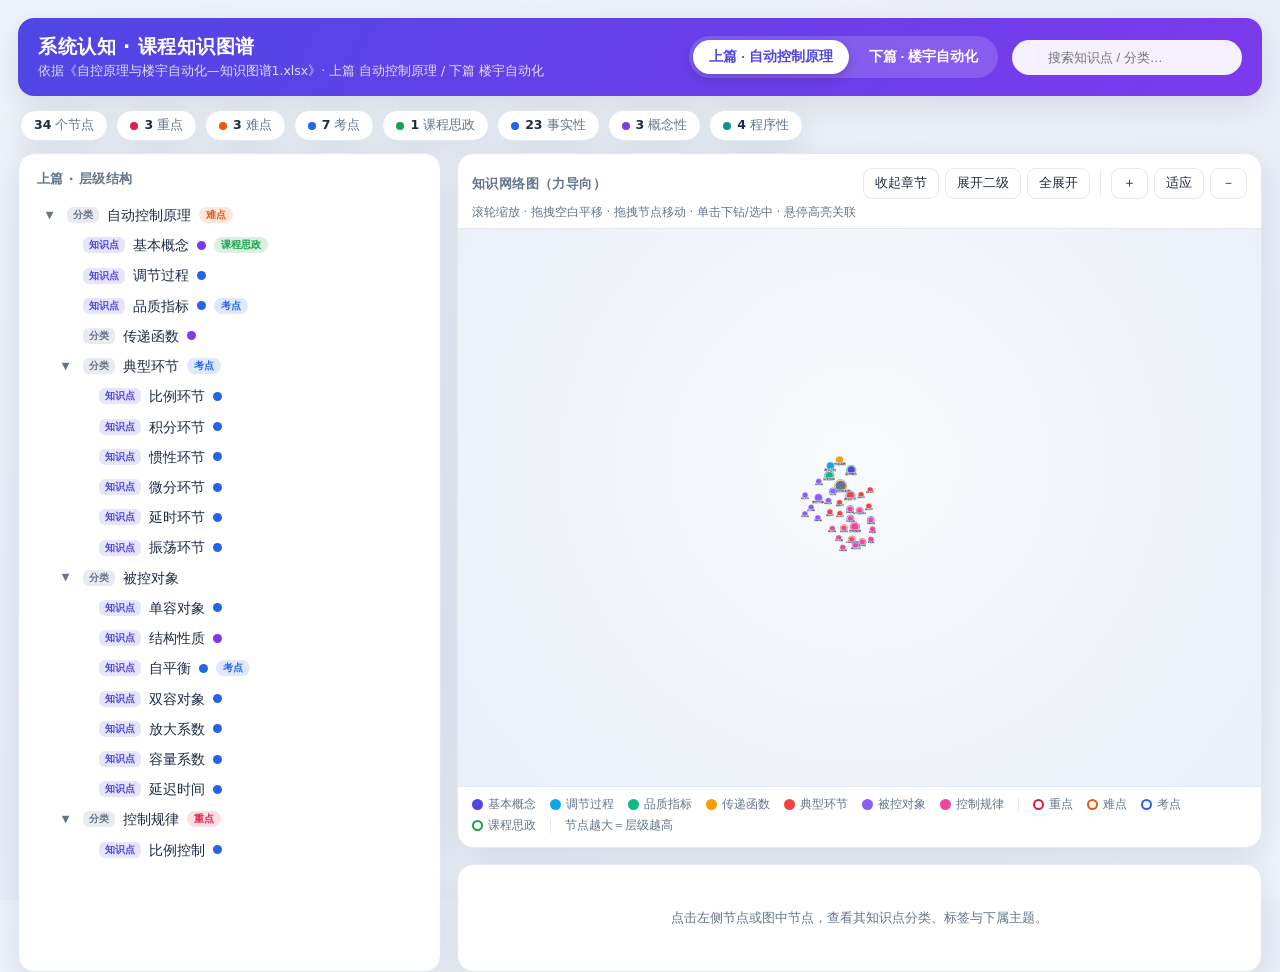
<file: knowledge-graph.html>
<!DOCTYPE html>
<html lang="zh-CN">
<head>
<meta charset="UTF-8">
<meta name="viewport" content="width=device-width, initial-scale=1.0">
<title>系统认知 · 课程知识图谱（上篇 / 下篇）</title>
<style>
  :root{
    --bg:#eef2f9; --panel:#ffffff; --ink:#1f2a44; --muted:#64748b; --line:#e2e8f0;
    --indigo:#4f46e5; --violet:#7c3aed; --teal:#0d9488; --rose:#e11d48; --amber:#d97706;
    --blue:#2563eb; --green:#16a34a; --orange:#ea580c;
    --shadow:0 10px 30px rgba(30,41,59,.10);
    --radius:16px;
  }
  @media (prefers-color-scheme: dark){
    :root{
      --bg:#0f1422; --panel:#171c2e; --ink:#e6ebf5; --muted:#9aa6c0; --line:#26304a;
      --shadow:0 10px 30px rgba(0,0,0,.45);
    }
  }
  *{box-sizing:border-box}
  html,body{margin:0;height:100%}
  body{
    font-family:"PingFang SC","Microsoft YaHei",system-ui,-apple-system,"Segoe UI",sans-serif;
    background:linear-gradient(160deg,var(--bg),#e7ecf6 60%,#eef2f9);
    color:var(--ink); padding:18px; -webkit-font-smoothing:antialiased;
  }
  @media (prefers-color-scheme: dark){ body{background:linear-gradient(160deg,#0c1020,#11182b 60%,#0f1422);} }
  .wrap{max-width:1320px;margin:0 auto}
  header{
    display:flex;flex-wrap:wrap;align-items:center;gap:14px;
    background:linear-gradient(120deg,var(--indigo),var(--violet));
    color:#fff;border-radius:var(--radius);padding:16px 20px;box-shadow:var(--shadow);
  }
  header h1{font-size:19px;margin:0;font-weight:700;letter-spacing:.5px}
  header .sub{font-size:12.5px;opacity:.82;margin-top:3px}
  .toggle{margin-left:auto;display:flex;background:rgba(255,255,255,.16);border-radius:999px;padding:4px;gap:4px}
  .toggle button{
    border:0;cursor:pointer;color:#fff;background:transparent;font-size:13.5px;font-weight:600;
    padding:8px 16px;border-radius:999px;transition:.25s;white-space:nowrap
  }
  .toggle button.active{background:#fff;color:var(--indigo);box-shadow:0 4px 12px rgba(0,0,0,.18)}
  .search{position:relative;flex:0 0 230px}
  .search input{
    width:100%;border:0;border-radius:999px;padding:10px 14px 10px 36px;font-size:13px;
    background:rgba(255,255,255,.92);color:var(--ink);outline:none
  }
  .search svg{position:absolute;left:11px;top:50%;transform:translateY(-50%);opacity:.5}
  .stats{display:flex;gap:8px;flex-wrap:wrap;margin:14px 2px 4px}
  .chip{
    background:var(--panel);border:1px solid var(--line);border-radius:999px;
    padding:6px 13px;font-size:12.5px;color:var(--muted);box-shadow:var(--shadow)
  }
  .chip b{color:var(--ink)}
  .chip .dot{display:inline-block;width:8px;height:8px;border-radius:50%;margin-right:6px;vertical-align:middle}
  .layout{display:grid;grid-template-columns:minmax(320px,34%) 1fr;gap:16px;margin-top:12px}
  @media (max-width:920px){ .layout{grid-template-columns:1fr} }
  .panel{background:var(--panel);border:1px solid var(--line);border-radius:var(--radius);box-shadow:var(--shadow);padding:14px}
  .panel h2{font-size:13px;margin:2px 4px 12px;color:var(--muted);font-weight:700;letter-spacing:.4px;text-transform:uppercase}
  .tree{overflow:auto;max-height:74vh;padding-right:4px}
  .tree::-webkit-scrollbar{width:9px;height:9px}
  .tree::-webkit-scrollbar-thumb{background:var(--line);border-radius:9px}
  .node{display:flex;align-items:center;gap:8px;padding:6px 8px;border-radius:10px;cursor:pointer;transition:.16s;position:relative}
  .node:hover{background:rgba(79,70,229,.08)}
  .node.sel{background:linear-gradient(90deg,rgba(79,70,229,.16),rgba(124,58,237,.06));box-shadow:inset 0 0 0 1px rgba(79,70,229,.35)}
  .node.match{outline:2px solid rgba(234,88,12,.55)}
  .tw{width:18px;flex:0 0 18px;text-align:center;color:var(--muted);font-size:10px;transition:.2s;user-select:none}
  .node.open .tw{transform:rotate(90deg)}
  .nm{font-size:13.5px;line-height:1.35}
  .node .type{font-size:10px;padding:1px 6px;border-radius:6px;font-weight:700;flex:0 0 auto}
  .t-cat{background:rgba(100,116,139,.14);color:var(--muted)}
  .t-kp{background:rgba(79,70,229,.14);color:var(--indigo)}
  .cdot{width:9px;height:9px;border-radius:50%;flex:0 0 9px}
  .badge{font-size:10px;padding:1px 7px;border-radius:999px;font-weight:700;flex:0 0 auto}
  .b-重点{background:rgba(225,29,72,.14);color:var(--rose)}
  .b-难点{background:rgba(234,88,12,.14);color:var(--orange)}
  .b-考点{background:rgba(37,99,235,.14);color:var(--blue)}
  .b-课程思政{background:rgba(22,163,74,.16);color:var(--green)}

  /* ---- 右侧：网络图 ---- */
  .right{display:flex;flex-direction:column;gap:16px;min-width:0}
  .graph-panel{display:flex;flex-direction:column;padding:0;overflow:hidden}
  .gbar{display:flex;align-items:center;gap:10px;padding:14px 14px 6px}
  .gbar h2{margin:0;font-size:13px;color:var(--muted);font-weight:700;letter-spacing:.4px;text-transform:uppercase;flex:1}
  .gtools{display:flex;gap:6px;flex-wrap:wrap}
  .gtools button{border:1px solid var(--line);background:var(--panel);color:var(--ink);border-radius:9px;padding:6px 11px;font-size:12.5px;cursor:pointer;transition:.16s}
  .gtools button:hover{border-color:var(--indigo);color:var(--indigo)}
  .gtools .sep{width:1px;background:var(--line);margin:3px 4px}
  .ghint{font-size:11.5px;color:var(--muted);padding:0 14px 8px}
  .graph-host{position:relative;width:100%;height:62vh;min-height:460px;border-top:1px solid var(--line);overflow:hidden;
    background:radial-gradient(circle at 50% 42%, #f8fafc, #eaeff8)}
  @media (prefers-color-scheme: dark){ .graph-host{background:radial-gradient(circle at 50% 42%, #131a2e, #0f1422)} }
  #graph{width:100%;height:100%;display:block;cursor:grab;touch-action:none}
  #graph.panning{cursor:grabbing}
  .gnode{cursor:pointer}
  .gnode circle.body{stroke:#fff;stroke-width:1.5;transition:opacity .15s, stroke-width .15s}
  .gnode circle.ring{fill:none;transition:opacity .15s}
  .gnode text{font-family:inherit;fill:var(--ink);paint-order:stroke;stroke:#fff;stroke-width:3px;stroke-linejoin:round;
    pointer-events:none;transition:opacity .15s;font-weight:600;text-anchor:middle}
  @media (prefers-color-scheme: dark){ .gnode text{stroke:#0f1422} }
  .gedge{stroke:#94a3b8;stroke-width:1.2;opacity:.45;transition:opacity .15s}
  .dim{opacity:.10 !important}
  .gnode.sel circle.body{stroke:var(--indigo);stroke-width:3.5}
  .gnode.hot circle.body{stroke:var(--rose);stroke-width:3}
  .ghost-tip{position:absolute;pointer-events:none;background:var(--panel);border:1px solid var(--line);border-radius:8px;
    padding:5px 9px;font-size:12px;box-shadow:var(--shadow);transform:translate(-50%,-135%);white-space:nowrap;opacity:0;transition:opacity .12s;z-index:5}
  .legend{display:flex;flex-wrap:wrap;gap:6px 14px;font-size:11.5px;color:var(--muted);padding:10px 14px 14px;border-top:1px solid var(--line);align-items:center}
  .legend .lg{display:flex;align-items:center;gap:5px}
  .legend i{width:11px;height:11px;border-radius:50%}
  .legend .ring{width:11px;height:11px;border-radius:50%;background:transparent;border:2.5px solid #999}
  .legend .sep{width:1px;height:14px;background:var(--line)}

  /* ---- 详情 ---- */
  .detail .crumb{font-size:12px;color:var(--muted);margin-bottom:8px;line-height:1.6}
  .detail .crumb span{margin:0 2px}
  .detail .crumb b{color:var(--indigo)}
  .detail h3{margin:2px 0 12px;font-size:20px}
  .meta{display:flex;flex-wrap:wrap;gap:8px;margin-bottom:12px}
  .kids{margin-top:6px}
  .kids .kt{font-size:12px;color:var(--muted);margin:8px 0 6px;font-weight:700}
  .kids ul{margin:0;padding-left:0;list-style:none;display:flex;flex-wrap:wrap;gap:7px}
  .kids li{background:rgba(79,70,229,.07);border:1px solid var(--line);border-radius:9px;padding:5px 10px;font-size:12.5px;cursor:pointer;transition:.16s}
  .kids li:hover{background:rgba(79,70,229,.16)}
  .empty{color:var(--muted);font-size:13px;padding:30px;text-align:center}
</style>
</head>
<body>
<div class="wrap">
  <header>
    <div>
      <h1>系统认知 · 课程知识图谱</h1>
      <div class="sub">依据《自控原理与楼宇自动化—知识图谱1.xlsx》· 上篇 自动控制原理 / 下篇 楼宇自动化</div>
    </div>
    <div class="toggle">
      <button id="t-up" class="active">上篇 · 自动控制原理</button>
      <button id="t-down">下篇 · 楼宇自动化</button>
    </div>
    <div class="search">
      <svg width="15" height="15" viewBox="0 0 24 24" fill="none" stroke="currentColor" stroke-width="2"><circle cx="11" cy="11" r="7"/><path d="M21 21l-4.3-4.3"/></svg>
      <input id="q" placeholder="搜索知识点 / 分类…">
    </div>
  </header>

  <div class="stats" id="stats"></div>

  <div class="layout">
    <div class="panel">
      <h2 id="tree-title">知识图谱 · 层级结构</h2>
      <div class="tree" id="tree"></div>
    </div>

    <div class="right">
      <div class="panel graph-panel">
        <div class="gbar">
          <h2>知识网络图（力导向）</h2>
          <div class="gtools">
            <button data-act="collapse">收起章节</button>
            <button data-act="lvl2">展开二级</button>
            <button data-act="expand">全展开</button>
            <span class="sep"></span>
            <button data-act="zoomin">＋</button>
            <button data-act="zoomfit">适应</button>
            <button data-act="zoomout">－</button>
          </div>
        </div>
        <div class="ghint">滚轮缩放 · 拖拽空白平移 · 拖拽节点移动 · 单击下钻/选中 · 悬停高亮关联</div>
        <div class="graph-host" id="graphHost">
          <svg id="graph" xmlns="http://www.w3.org/2000/svg"><g id="viewport"><g id="edges"></g><g id="nodes"></g></g></svg>
          <div class="ghost-tip" id="tip"></div>
        </div>
        <div class="legend" id="legend"></div>
      </div>

      <div class="panel detail" id="detail">
        <div class="empty">点击左侧节点或图中节点，查看其知识点分类、标签与下属主题。</div>
      </div>
    </div>
  </div>
</div>

<script src="kg_data.js"></script>
<script>
(function(){
  "use strict";
  var DATA = window.KG_DATA || {};
  var SVGNS = "http://www.w3.org/2000/svg";
  var CAT_COLOR = {"事实性":"#2563eb","概念性":"#7c3aed","程序性":"#0d9488","元认知":"#d97706"};
  var TAG_COLOR = {"重点":"#e11d48","难点":"#ea580c","考点":"#2563eb","课程思政":"#16a34a"};
  var TAG_PRIO  = {"重点":0,"难点":1,"考点":2,"课程思政":3};
  var CLUSTER_PALETTE = ["#4f46e5","#0ea5e9","#10b981","#f59e0b","#ef4444","#8b5cf6","#ec4899","#14b8a6","#f97316","#0891b2","#a855f7","#84cc16"];

  var cur = "上篇";
  var expanded = {};
  var parent = {};
  var part = null;
  var selId = null;

  // ---------- 工具 ----------
  function size(n){ if(n.__s!=null) return n.__s; var s=1; for(var i=0;i<n.children.length;i++) s+=size(n.children[i]); n.__s=s; return s; }
  function buildParent(n,p){ parent[n.id]=p; for(var i=0;i<n.children.length;i++) buildParent(n.children[i],n); }
  function findById(n,id){ if(n.id===id) return n; for(var i=0;i<n.children.length;i++){ var r=findById(n.children[i],id); if(r) return r; } return null; }
  function tagColor(t){ return TAG_COLOR[t]||"#94a3b8"; }

  // 为当前 part 计算 depth 与 depth-1 聚类祖先，并给章节分配颜色
  function annotate(){
    var ci = 0;
    (function walk(n,depth,d1){
      n.__depth = depth; n.__d1 = d1;
      if(depth===1){ n.__color = CLUSTER_PALETTE[ci % CLUSTER_PALETTE.length]; ci++; }
      for(var i=0;i<n.children.length;i++){
        walk(n.children[i], depth+1, depth===0 ? n.children[i] : d1);
      }
    })(part,0,null);
  }
  function colorOf(n){ return (n.__d1 && n.__d1.__color) ? n.__d1.__color : "#64748b"; }
  function radiusOf(n){
    if(n.__depth===0) return 26;
    if(n.__depth===1) return 19;
    if(n.__depth===2) return 14;
    return 9.5;
  }
  function isVisible(n){
    if(n.__depth===0) return true;
    var p = parent[n.id];
    return p && expanded[p.id] && isVisible(p);
  }

  // ---------- 统计 / 树 / 详情（沿用原逻辑） ----------
  function renderStats(){
    var acc={n:0,tags:{},cat:{}};
    (function w(n){ acc.n++; n.tags.forEach(function(t){acc.tags[t]=(acc.tags[t]||0)+1;}); if(n.cat) acc.cat[n.cat]=(acc.cat[n.cat]||0)+1; n.children.forEach(w); })(part);
    var html="";
    html+='<span class="chip"><b>'+acc.n+'</b> 个节点</span>';
    ["重点","难点","考点","课程思政"].forEach(function(t){ if(acc.tags[t]) html+='<span class="chip"><span class="dot" style="background:'+tagColor(t)+'"></span><b>'+acc.tags[t]+'</b> '+t+'</span>'; });
    ["事实性","概念性","程序性","元认知"].forEach(function(c){ if(acc.cat[c]) html+='<span class="chip"><span class="dot" style="background:'+CAT_COLOR[c]+'"></span><b>'+acc.cat[c]+'</b> '+c+'</span>'; });
    document.getElementById("stats").innerHTML=html;
  }

  function nodeRow(n,depth){
    var has=!!n.children.length;
    var d=document.createElement("div");
    d.className="node"+(expanded[n.id]?" open":"")+(n.id===selId?" sel":"");
    d.style.paddingLeft=(8+depth*16)+"px";
    d.dataset.id=n.id;
    var tw=document.createElement("span"); tw.className="tw"; tw.textContent= has?"▶":"";
    var nm=document.createElement("span"); nm.className="nm"; nm.textContent=n.name;
    var type=document.createElement("span"); type.className="type "+(n.type==="分类"?"t-cat":"t-kp"); type.textContent=n.type;
    d.appendChild(tw); d.appendChild(type); d.appendChild(nm);
    if(n.cat && CAT_COLOR[n.cat]){ var c=document.createElement("span"); c.className="cdot"; c.style.background=CAT_COLOR[n.cat]; d.appendChild(c); }
    n.tags.forEach(function(t){ if(TAG_COLOR[t]){ var b=document.createElement("span"); b.className="badge b-"+t; b.textContent=t; d.appendChild(b); } });
    d.addEventListener("click",function(e){ e.stopPropagation(); if(has){ expanded[n.id]=!expanded[n.id]; renderTree(); rebuildGraph(); } select(n.id); });
    return d;
  }
  function visibleInTree(n,depth,q){
    if(!q) return true;
    if(n.name.toLowerCase().indexOf(q)>=0) return true;
    for(var i=0;i<n.children.length;i++){ if(visibleInTree(n.children[i],depth+1,q)) return true; }
    return false;
  }
  function renderTree(){
    var q=(document.getElementById("q").value||"").trim().toLowerCase();
    var host=document.getElementById("tree"); host.innerHTML="";
    document.getElementById("tree-title").textContent = cur+" · "+(q?("搜索："+q):"层级结构");
    (function walk(n,depth){
      if(!visibleInTree(n,depth,q)) return;
      host.appendChild(nodeRow(n,depth));
      if(n.children.length && (expanded[n.id]||q)){
        for(var i=0;i<n.children.length;i++) walk(n.children[i],depth+1);
      }
    })(part,0);
    if(!host.children.length) host.innerHTML='<div class="empty">未找到匹配 “'+q+'” 的节点。</div>';
  }

  function select(id){
    selId=id; renderTree(); renderDetail(findById(part,id)); highlightNode(id);
  }
  function renderDetail(n){
    var host=document.getElementById("detail");
    if(!n){ host.innerHTML='<div class="empty">点击左侧节点或图中节点，查看其知识点分类、标签与下属主题。</div>'; return; }
    var chain=[]; var x=n; while(x){ chain.unshift(x); x=parent[x.id]; }
    var crumb=chain.map(function(c,i){ return (i?"<span>›</span>":"")+"<b>"+c.name+"</b>"; }).join("");
    var html='<div class="crumb">'+crumb+'</div>';
    html+='<h3>'+n.name+'</h3>';
    html+='<div class="meta">';
    html+='<span class="badge '+(n.type==="分类"?"t-cat":"t-kp")+'" style="color:'+(n.type==="分类"?"var(--muted)":"var(--indigo)")+';background:'+(n.type==="分类"?"rgba(100,116,139,.14)":"rgba(79,70,229,.14)")+'">'+n.type+'</span>';
    if(n.cat) html+='<span class="badge" style="color:'+CAT_COLOR[n.cat]+';background:rgba(79,70,229,.07)">'+n.cat+'</span>';
    n.tags.forEach(function(t){ if(TAG_COLOR[t]) html+='<span class="badge b-'+t+'">'+t+'</span>'; });
    html+='</div>';
    if(n.children.length){
      html+='<div class="kids"><div class="kt">下属主题（'+n.children.length+'）· 点击可在图中展开</div><ul>';
      n.children.forEach(function(c){ html+='<li data-id="'+c.id+'">'+c.name+'</li>'; });
      html+='</ul></div>';
    } else {
      html+='<div class="kids"><div class="empty" style="padding:14px">该节点为末端知识点。</div></div>';
    }
    host.innerHTML=html;
    Array.prototype.forEach.call(host.querySelectorAll(".kids li"),function(li){
      li.addEventListener("click",function(){ var id=+li.dataset.id; expanded[id]=true; renderTree(); rebuildGraph(); select(id);
        var el=document.querySelector('.node[data-id="'+id+'"]'); if(el) el.scrollIntoView({block:"center",behavior:"smooth"}); });
    });
  }

  // ================= 力导向网络图 =================
  var svg = document.getElementById("graph");
  var viewport = document.getElementById("viewport");
  var gEdges = document.getElementById("edges");
  var gNodes = document.getElementById("nodes");
  var tip = document.getElementById("tip");
  var host = document.getElementById("graphHost");

  var G = [];          // 当前可见图节点 {id,name,type,cat,tags,depth,d1,color,r,x,y,vx,vy,fixed,el,ringEl,txtEl}
  var E = [];          // 当前可见边 {s,t,el}
  var byId = {};       // id -> G节点（跨重建保留坐标）
  var neighbors = {};  // id -> {id:true}
  var W=900, H=600, cx=450, cy=300;
  var panX=0, panY=0, k=1;
  var alpha=0, raf=null, dragging=null, panning=false, lastP=null;

  // 力参数
  var KREP=2400, LINKLEN=64, SPRING=0.022, GRAV=0.012, DAMP=0.82, ALPHA_DECAY=0.975, COLLIDE_PAD=6;

  function measure(){
    var r = host.getBoundingClientRect();
    W = Math.max(320, r.width); H = Math.max(360, r.height);
    cx = W/2; cy = H/2;
    svg.setAttribute("width", W); svg.setAttribute("height", H);
    svg.setAttribute("viewBox", "0 0 "+W+" "+H);
  }

  function rebuildGraph(){
    annotate();
    // 收集可见节点
    var visNodes=[];
    (function walk(n){ if(!isVisible(n)) return; visNodes.push(n); for(var i=0;i<n.children.length;i++) walk(n.children[i]); })(part);

    // 保留旧坐标
    var old = byId; byId = {}; G = []; E = []; neighbors = {};
    var i, n, g;
    for(i=0;i<visNodes.length;i++){
      n = visNodes[i];
      g = old[n.id];
      if(!g){
        g = { id:n.id, x: (parent[n.id] && old[parent[n.id].id] ? old[parent[n.id].id].x : cx) + (Math.random()-0.5)*80,
                          y: (parent[n.id] && old[parent[n.id].id] ? old[parent[n.id].id].y : cy) + (Math.random()-0.5)*80,
              vx:0, vy:0, fixed:false, ref:n };
        if(!parent[n.id]){ g.x=cx; g.y=cy; }
      }
      g.ref = n; g.depth=n.__depth; g.color=colorOf(n); g.r=radiusOf(n);
      g.name=n.name; g.type=n.type; g.cat=n.cat; g.tags=n.tags;
      byId[n.id]=g; G.push(g); neighbors[n.id]={};
    }
    // 边
    for(i=0;i<G.length;i++){
      n = G[i].ref;
      if(parent[n.id] && byId[parent[n.id].id]){
        E.push({ s: byId[parent[n.id].id], t: G[i] });
        neighbors[G[i].id][parent[n.id].id]=true;
        neighbors[parent[n.id].id][G[i].id]=true;
      }
    }
    renderGraphDOM();
    if(G.length>=260){ preSettle(320); applyPositions(); }
    else reheat(0.9, 220);
  }

  function renderGraphDOM(){
    gEdges.innerHTML=""; gNodes.innerHTML="";
    var i, e, line;
    for(i=0;i<E.length;i++){
      e=E[i]; line=document.createElementNS(SVGNS,"line");
      line.setAttribute("class","gedge"); e.el=line; gEdges.appendChild(line);
    }
    var g, grp, body, ring, txt, tagRing=null;
    for(i=0;i<G.length;i++){
      g=G[i];
      grp=document.createElementNS(SVGNS,"g"); grp.setAttribute("class","gnode");
      body=document.createElementNS(SVGNS,"circle"); body.setAttribute("class","body");
      body.setAttribute("r", g.r); body.setAttribute("fill", g.color);
      // 标签环（取优先级最高的标签）
      var best=null; for(var t=0;t<g.tags.length;t++){ if(TAG_COLOR[g.tags[t]] && (!best || TAG_PRIO[g.tags[t]]<TAG_PRIO[best])) best=g.tags[t]; }
      if(best){
        ring=document.createElementNS(SVGNS,"circle"); ring.setAttribute("class","ring");
        ring.setAttribute("r", g.r+3.5); ring.setAttribute("stroke", TAG_COLOR[best]); ring.setAttribute("stroke-width","3");
        grp.appendChild(ring); g.ringEl=ring;
      }
      txt=document.createElementNS(SVGNS,"text");
      txt.setAttribute("font-size", g.depth<=1? "13" : (g.depth===2? "11.5":"10.5"));
      txt.textContent = g.name;
      grp.appendChild(body); grp.appendChild(txt);
      g.el=grp; g.bodyEl=body; g.txtEl=txt;
      grp.addEventListener("pointerenter", (function(gg){ return function(){ hover(gg); }; })(g));
      grp.addEventListener("pointerleave", function(){ unhover(); });
      grp.addEventListener("pointerdown", (function(gg){ return function(evt){ evt.stopPropagation(); startNodeDrag(evt,gg); }; })(g));
      grp.addEventListener("click", (function(gg){ return function(evt){ evt.stopPropagation(); onNodeClick(gg); }; })(g));
      gNodes.appendChild(grp);
    }
    applyPositions();
  }

  function onNodeClick(g){
    var n=g.ref;
    // 选中 + 下钻：若含子节点且当前收起，则展开
    if(n.children.length && !expanded[n.id]){ expanded[n.id]=true; renderTree(); rebuildGraph(); }
    select(n.id);
  }
  function highlightNode(id){
    Array.prototype.forEach.call(gNodes.querySelectorAll(".gnode"),function(el){ el.classList.remove("sel"); });
    var g = byId[id]; if(g && g.el){ g.el.classList.add("sel"); }
  }

  function hover(g){
    var keep={}; keep[g.id]=true;
    if(neighbors[g.id]){ for(var kk in neighbors[g.id]) keep[kk]=true; }
    for(var i=0;i<G.length;i++){ G[i].el.classList.toggle("dim", !keep[G[i].id]); }
    for(i=0;i<E.length;i++){ var s=E[i].s.id, t=E[i].t.id; E[i].el.classList.toggle("dim", !(keep[s]&&keep[t])); }
    if(g.ringEl) g.ringEl.classList.remove("dim"); g.el.classList.remove("dim");
    // tooltip
    var r = host.getBoundingClientRect();
    tip.textContent = g.name + (g.type==="分类" ? " · 分类" : " · 知识点");
    tip.style.left = (g.x*k+panX) + "px";
    tip.style.top  = (g.y*k+panY - g.r*k - 6) + "px";
    tip.style.opacity = "1";
  }
  function unhover(){
    for(var i=0;i<G.length;i++) G[i].el.classList.remove("dim");
    for(i=0;i<E.length;i++) E[i].el.classList.remove("dim");
    tip.style.opacity="0";
  }

  function applyPositions(){
    var i;
    for(i=0;i<E.length;i++){
      E[i].el.setAttribute("x1",E[i].s.x); E[i].el.setAttribute("y1",E[i].s.y);
      E[i].el.setAttribute("x2",E[i].t.x); E[i].el.setAttribute("y2",E[i].t.y);
    }
    for(i=0;i<G.length;i++){
      G[i].el.setAttribute("transform","translate("+G[i].x+","+G[i].y+")");
      G[i].txtEl.setAttribute("y", G[i].r + (G[i].depth<=1? 4.5 : 3.2));
    }
    viewport.setAttribute("transform","translate("+panX+","+panY+") scale("+k+")");
  }

  // ---- 力学 ----
  function step(a){
    var i,j,n=G.length, A,B, dx,dy,d,d2,f,ux,uy;
    for(i=0;i<n;i++){ G[i].fx=0; G[i].fy=0; }
    // 斥力
    for(i=0;i<n;i++){ A=G[i];
      for(j=i+1;j<n;j++){ B=G[j];
        dx=A.x-B.x; dy=A.y-B.y; d2=dx*dx+dy*dy; if(d2<1) d2=1; d=Math.sqrt(d2);
        f=KREP/d2; ux=dx/d; uy=dy/d;
        A.fx+=ux*f; A.fy+=uy*f; B.fx-=ux*f; B.fy-=uy*f;
      }
    }
    // 弹簧
    for(i=0;i<E.length;i++){ A=E[i].s; B=E[i].t;
      dx=B.x-A.x; dy=B.y-A.y; d=Math.sqrt(dx*dx+dy*dy)||0.01;
      f=(d-LINKLEN)*SPRING; ux=dx/d; uy=dy/d;
      A.fx+=ux*f; A.fy+=uy*f; B.fx-=ux*f; B.fy-=uy*f;
    }
    // 向心
    for(i=0;i<n;i++){ G[i].fx+=(cx-G[i].x)*GRAV; G[i].fy+=(cy-G[i].y)*GRAV; }
    // 积分
    for(i=0;i<n;i++){ A=G[i]; if(A.fixed) continue;
      A.vx=(A.vx+A.fx)*DAMP; A.vy=(A.vy+A.fy)*DAMP;
      A.x+=A.vx*a; A.y+=A.vy*a;
    }
    // 碰撞分离
    for(i=0;i<n;i++){ A=G[i];
      for(j=i+1;j<n;j++){ B=G[j];
        dx=A.x-B.x; dy=A.y-B.y; d=Math.sqrt(dx*dx+dy*dy); var min=A.r+B.r+COLLIDE_PAD;
        if(d<min && d>0.01){ var push=(min-d)/2; ux=dx/d; uy=dy/d;
          if(!A.fixed){ A.x+=ux*push; A.y+=uy*push; } if(!B.fixed){ B.x-=ux*push; B.y-=uy*push; } }
      }
    }
  }
  function preSettle(iters){ for(var i=0;i<iters;i++) step(Math.max(0.05, 1 - i/iters*0.95)); }
  function reheat(a, frames){
    alpha=a; var f=0;
    if(raf) cancelAnimationFrame(raf);
    function loop(){
      step(alpha); alpha*=ALPHA_DECAY; f++; applyPositions();
      if(alpha>0.02 && f<frames) raf=requestAnimationFrame(loop);
      else { alpha=0; applyPositions(); }
    }
    raf=requestAnimationFrame(loop);
  }

  // ---- 缩放/平移 ----
  function toGraph(evt){
    var r=svg.getBoundingClientRect();
    return { x:(evt.clientX-r.left-panX)/k, y:(evt.clientY-r.top-panY)/k };
  }
  function zoomAt(mx,my,factor){
    var nk=Math.max(0.2, Math.min(4, k*factor));
    panX = mx - (mx-panX)*(nk/k); panY = my - (my-panY)*(nk/k); k=nk;
    applyPositions();
  }
  function fit(){
    if(!G.length) return;
    var minx=1e9,miny=1e9,maxx=-1e9,maxy=-1e9,i;
    for(i=0;i<G.length;i++){ minx=Math.min(minx,G[i].x-G[i].r); maxx=Math.max(maxx,G[i].x+G[i].r);
      miny=Math.min(miny,G[i].y-G[i].r); maxy=Math.max(maxy,G[i].y+G[i].r); }
    var bw=maxx-minx||1, bh=maxy-miny||1, pad=40;
    var nk=Math.min((W-pad)/bw, (H-pad)/bh); nk=Math.max(0.2,Math.min(2.2,nk));
    k=nk; panX=(W-(minx+maxx)*k)/2; panY=(H-(miny+maxy)*k)/2; applyPositions();
  }

  // ---- 交互 ----
  function startNodeDrag(evt,g){
    dragging=g; g.fixed=true; g.vx=0; g.vy=0;
    var p=toGraph(evt); g.x=p.x; g.y=p.y; applyPositions();
    window.addEventListener("pointermove", onDragMove);
    window.addEventListener("pointerup", onDragUp);
  }
  function onDragMove(evt){ if(!dragging) return; var p=toGraph(evt); dragging.x=p.x; dragging.y=p.y; applyPositions(); }
  function onDragUp(){ if(dragging){ dragging.fixed=false; dragging=null; reheat(0.4,80); }
    window.removeEventListener("pointermove", onDragMove); window.removeEventListener("pointerup", onDragUp); }

  svg.addEventListener("pointerdown", function(evt){
    panning=true; svg.classList.add("panning"); lastP={x:evt.clientX,y:evt.clientY};
    window.addEventListener("pointermove", onPanMove);
    window.addEventListener("pointerup", onPanUp);
  });
  function onPanMove(evt){ if(!panning) return; panX+=evt.clientX-lastP.x; panY+=evt.clientY-lastP.y; lastP={x:evt.clientX,y:evt.clientY}; applyPositions(); }
  function onPanUp(){ panning=false; svg.classList.remove("panning");
    window.removeEventListener("pointermove", onPanMove); window.removeEventListener("pointerup", onPanUp); }

  svg.addEventListener("wheel", function(evt){ evt.preventDefault();
    var r=svg.getBoundingClientRect(); zoomAt(evt.clientX-r.left, evt.clientY-r.top, evt.deltaY<0?1.12:1/1.12);
  }, {passive:false});

  // 工具栏
  document.querySelector(".gtools").addEventListener("click", function(evt){
    var b=evt.target.closest("button"); if(!b) return; var act=b.dataset.act;
    if(act==="zoomin"){ zoomAt(W/2,H/2,1.18); }
    else if(act==="zoomout"){ zoomAt(W/2,H/2,1/1.18); }
    else if(act==="zoomfit"){ fit(); }
    else if(act==="collapse"){ expandTo(1); }
    else if(act==="lvl2"){ expandTo(2); }
    else if(act==="expand"){ expandTo(99); }
  });
  function expandTo(d){
    expanded={};
    (function w(n){ if(n.__depth < d) expanded[n.id]=true; for(var i=0;i<n.children.length;i++) w(n.children[i]); })(part);
    renderTree(); rebuildGraph();
  }

  // 图例
  function renderLegend(){
    var html="";
    var seen={};
    // 章节聚类
    for(var i=0;i<part.children.length;i++){ var c=part.children[i]; if(c.__color && !seen[c.__color]){ seen[c.__color]=1;
      html+='<span class="lg"><i style="background:'+c.__color+'"></i>'+c.name+'</span>'; } }
    html+='<span class="sep"></span>';
    // 标签环
    [["重点","#e11d48"],["难点","#ea580c"],["考点","#2563eb"],["课程思政","#16a34a"]].forEach(function(p){
      html+='<span class="lg"><span class="ring" style="border-color:'+p[1]+'"></span>'+p[0]+'</span>'; });
    html+='<span class="sep"></span>';
    html+='<span class="lg" style="color:var(--muted)">节点越大＝层级越高</span>';
    document.getElementById("legend").innerHTML=html;
  }

  // 搜索联动
  function doSearch(){
    var q=(document.getElementById("q").value||"").trim().toLowerCase();
    renderTree();
    // 图中高亮匹配
    if(!q){ unhover(); return; }
    var any=null;
    for(var i=0;i<G.length;i++){ var m=G[i].name.toLowerCase().indexOf(q)>=0; G[i].el.classList.toggle("dim", !m);
      if(m && !any) any=G[i]; }
    for(i=0;i<E.length;i++) E[i].el.classList.add("dim");
    if(any){ // 居中
      k=Math.max(k,1); panX=W/2-any.x*k; panY=H/2-any.y*k; applyPositions();
    }
  }

  // ---------- 生命周期 ----------
  function setPart(key){
    cur=key; part=DATA[key]; buildParent(part,null);
    expanded={}; (function open(n,d){ if(d<=1) expanded[n.id]=true; for(var i=0;i<n.children.length;i++) open(n.children[i],d+1); })(part,0);
    selId=null; panX=0; panY=0; k=1;
    measure(); renderStats(); renderTree(); rebuildGraph(); renderLegend();
    document.getElementById("detail").innerHTML='<div class="empty">点击左侧节点或图中节点，查看其知识点分类、标签与下属主题。</div>';
    setTimeout(fit, 60);
  }

  window.addEventListener("resize", function(){ measure(); applyPositions(); });

  document.getElementById("t-up").addEventListener("click",function(){ this.classList.add("active"); document.getElementById("t-down").classList.remove("active"); document.getElementById("q").value=""; setPart("上篇"); });
  document.getElementById("t-down").addEventListener("click",function(){ this.classList.add("active"); document.getElementById("t-up").classList.remove("active"); document.getElementById("q").value=""; setPart("下篇"); });
  document.getElementById("q").addEventListener("input", doSearch);

  setPart("上篇");
})();
</script>
</body>
</html>
</file>
